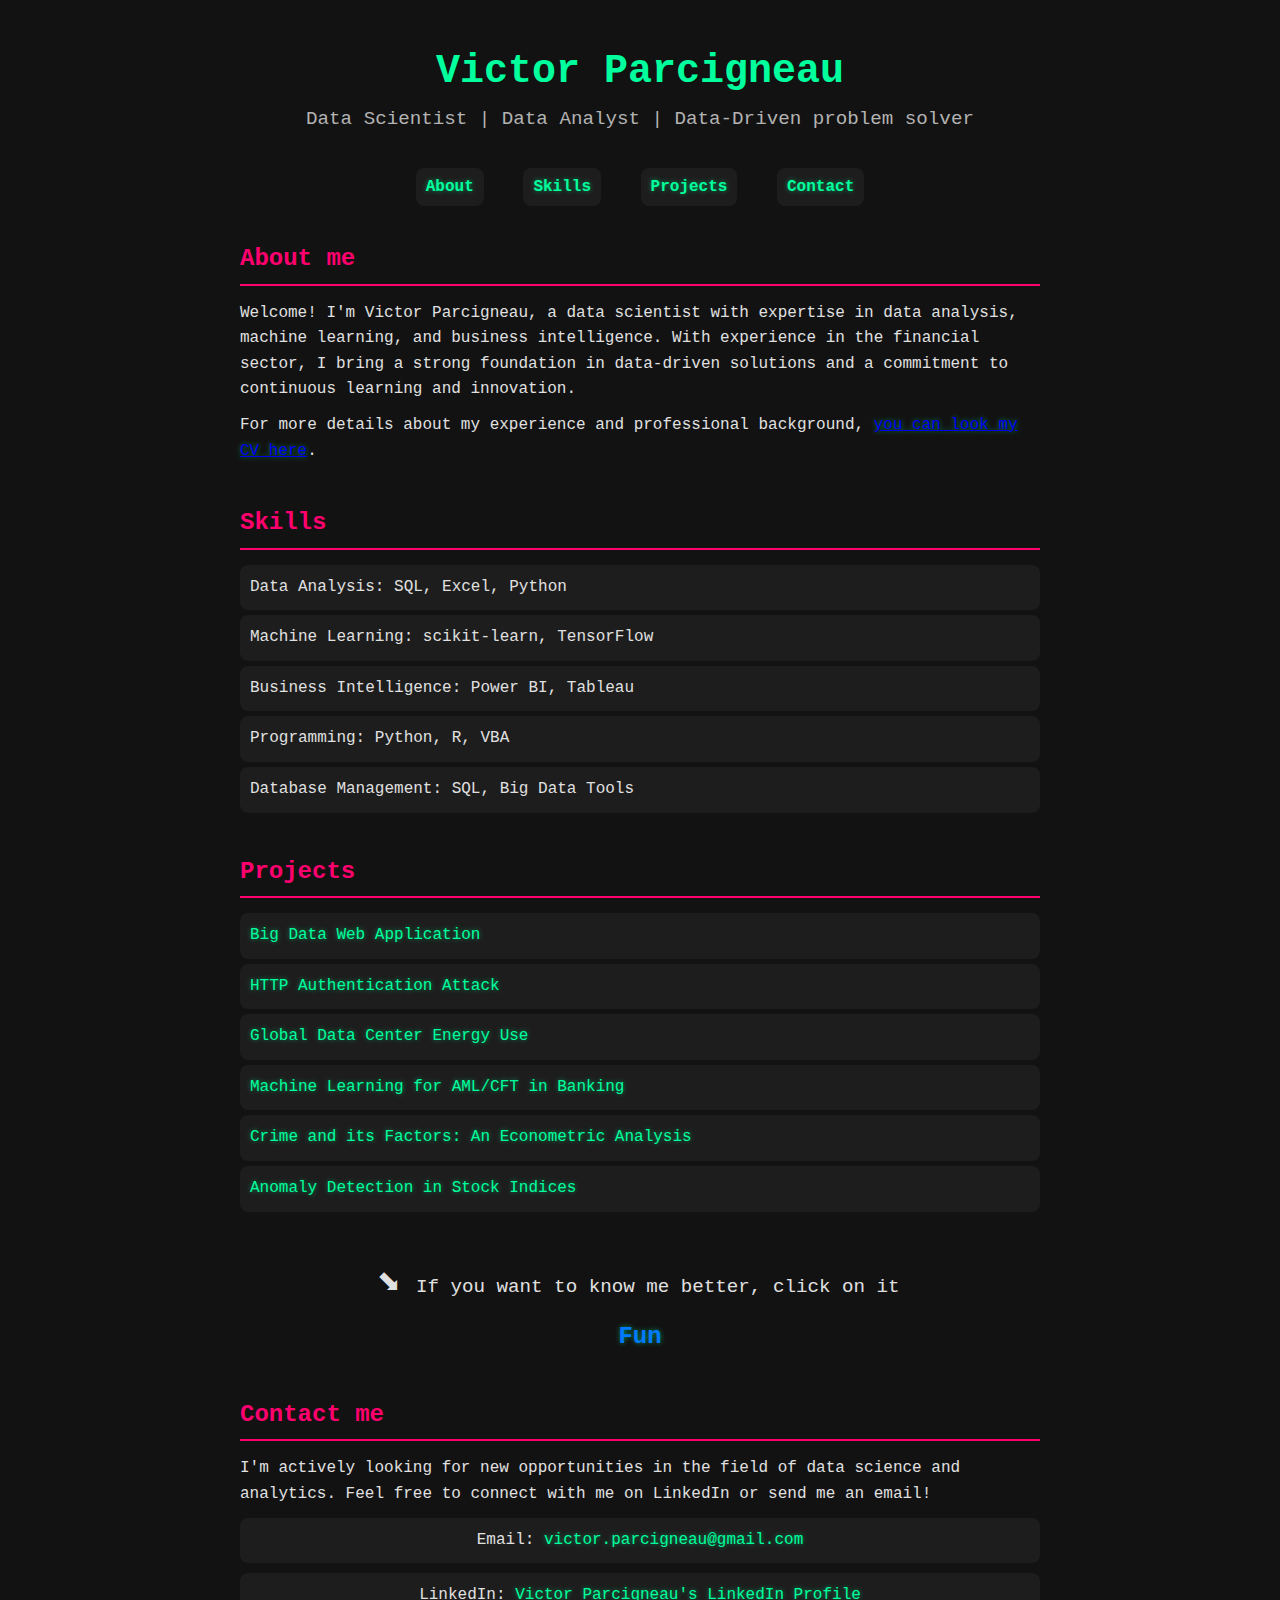
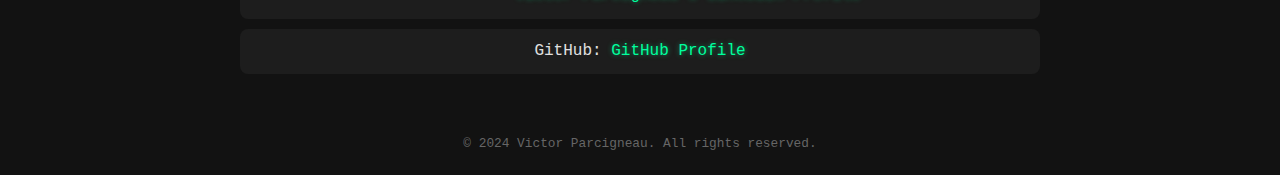
<file: index.html>
<!DOCTYPE html>
<html lang="en">
<head>
    <meta charset="UTF-8">
    <meta name="viewport" content="width=device-width, initial-scale=1.0">
    <title>Victor Parcigneau - Data Scientist</title>
    <link rel="stylesheet" href="styles.css"> <!-- Link to external CSS -->
</head>
<body>
    <!-- Header Section -->
    <header>
        <h1>Victor Parcigneau</h1>
        <p>Data Scientist | Data Analyst | Data-Driven problem solver</p>
    </header>

    <!-- Navigation Links -->
    <nav>
        <ul>
            <li><a href="#about">About</a></li>
            <li><a href="#skills">Skills</a></li>
            <li><a href="#projects">Projects</a></li>
            <li><a href="#contact">Contact</a></li>
        </ul>
    </nav>

    <!-- About Section -->
    <section id="about">
        <h2>About me</h2>
        <p>Welcome! I'm Victor Parcigneau, a data scientist with expertise in data analysis, machine learning, and business intelligence. With experience in the financial sector, I bring a strong foundation in data-driven solutions and a commitment to continuous learning and innovation.</p>
        <p>For more details about my experience and professional background, <a href="CV.html" target="_blank">you can look my CV here</a>.</p>
    </section>

    <!-- Skills Section -->
    <section id="skills">
        <h2>Skills</h2>
        <ul>
            <li>Data Analysis: SQL, Excel, Python</li>
            <li>Machine Learning: scikit-learn, TensorFlow</li>
            <li>Business Intelligence: Power BI, Tableau</li>
            <li>Programming: Python, R, VBA</li>
            <li>Database Management: SQL, Big Data Tools</li>
        </ul>
    </section>

    <!-- Projects Section -->
    <section id="projects">
        <h2>Projects</h2>
        <ul>
            <li><a href="https://github.com/sergeenbois/Page/raw/ressource/pdfs/big-data-web-app.pdf" target="_blank">Big Data Web Application</a></li>
            <li><a href="https://github.com/sergeenbois/Page/raw/ressource/pdfs/http-auth-attack.pdf" target="_blank">HTTP Authentication Attack</a></li>
            <li><a href="https://github.com/sergeenbois/Page/raw/ressource/pdfs/data-center-energy.pdf" target="_blank">Global Data Center Energy Use</a></li>
            <li><a href="https://github.com/sergeenbois/Page/raw/ressource/pdfs/ml-aml-ft-banking.pdf" target="_blank">Machine Learning for AML/CFT in Banking</a></li>
            <li><a href="https://github.com/sergeenbois/Page/raw/ressource/pdfs/crime-econometrics.pdf" target="_blank">Crime and its Factors: An Econometric Analysis</a></li>
            <li><a href="https://github.com/sergeenbois/Page/raw/ressource/pdfs/stock-index-anomaly-detection.pdf" target="_blank">Anomaly Detection in Stock Indices</a></li>
        </ul>
    </section>
    
    <!-- Fun Section -->
    <section id="fun-section" style="display: flex; justify-content: center; align-items: center; flex-direction: column; text-align: center; margin-top: 20px; margin-bottom: 20px;">
        <p style="font-size: 1.2em; margin-bottom: 10px;">
            <span style="display: inline-block; transform: rotate(-45deg); font-size: 1.5em;">⬇</span> 
            If you want to know me better, click on it
        </p>
        <a href="passion.html" style="font-size: 1.5em; color: #007BFF; text-decoration: none; font-weight: bold;">
            Fun
        </a>
    </section>





    
    <!-- Contact Section -->
    <section id="contact">
        <h2>Contact me</h2>
        <p>I'm actively looking for new opportunities in the field of data science and analytics. Feel free to connect with me on LinkedIn or send me an email!</p>
        <ul>
            <li>Email: <a href="mailto:victor.parcigneau@gmail.com">victor.parcigneau@gmail.com</a></li>
            <li>LinkedIn: <a href="https://www.linkedin.com/in/victor-parcigneau-7932a8176/">Victor Parcigneau's LinkedIn Profile</a></li>
            <li>GitHub: <a href="https://github.com/sergeenbois">GitHub Profile</a></li>
        </ul>
    </section>

    <!-- Footer -->
    <footer>
        <p>&copy; 2024 Victor Parcigneau. All rights reserved.</p>
    </footer>
</body>
</html>
</file>
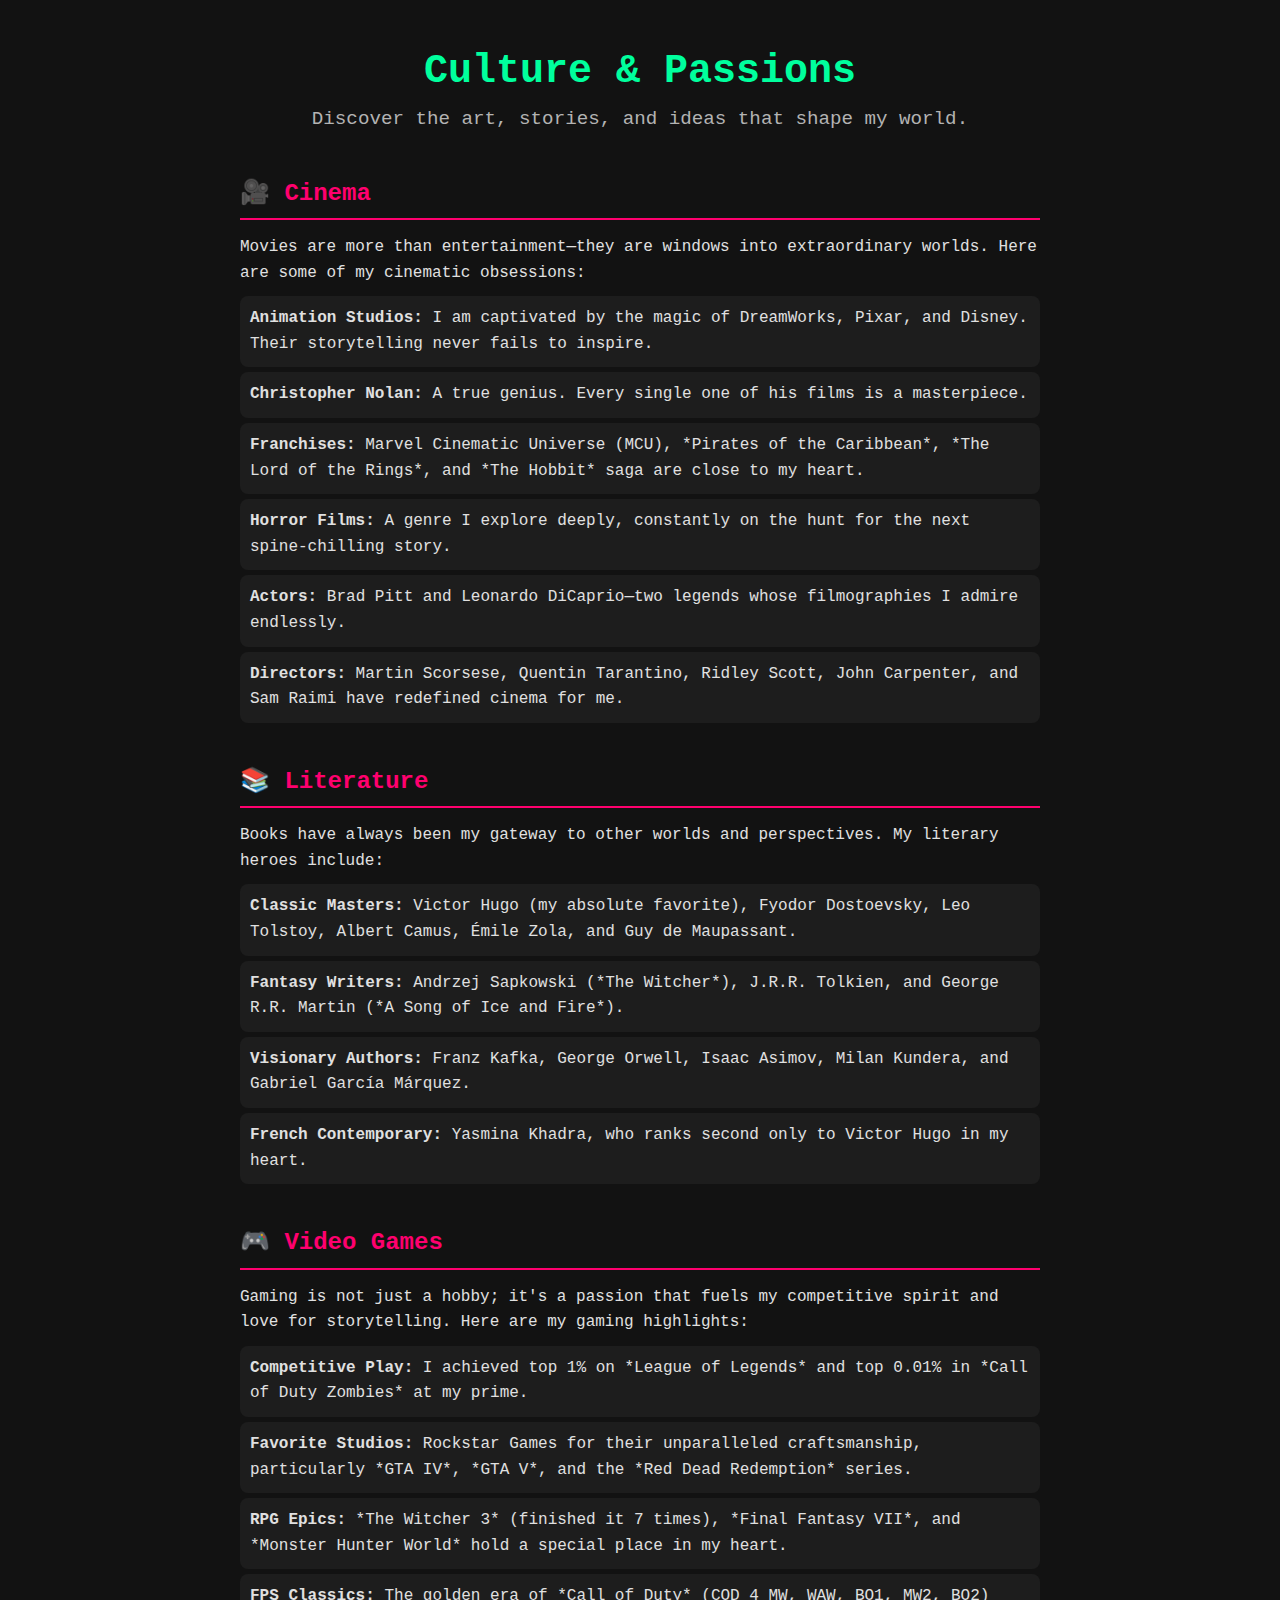
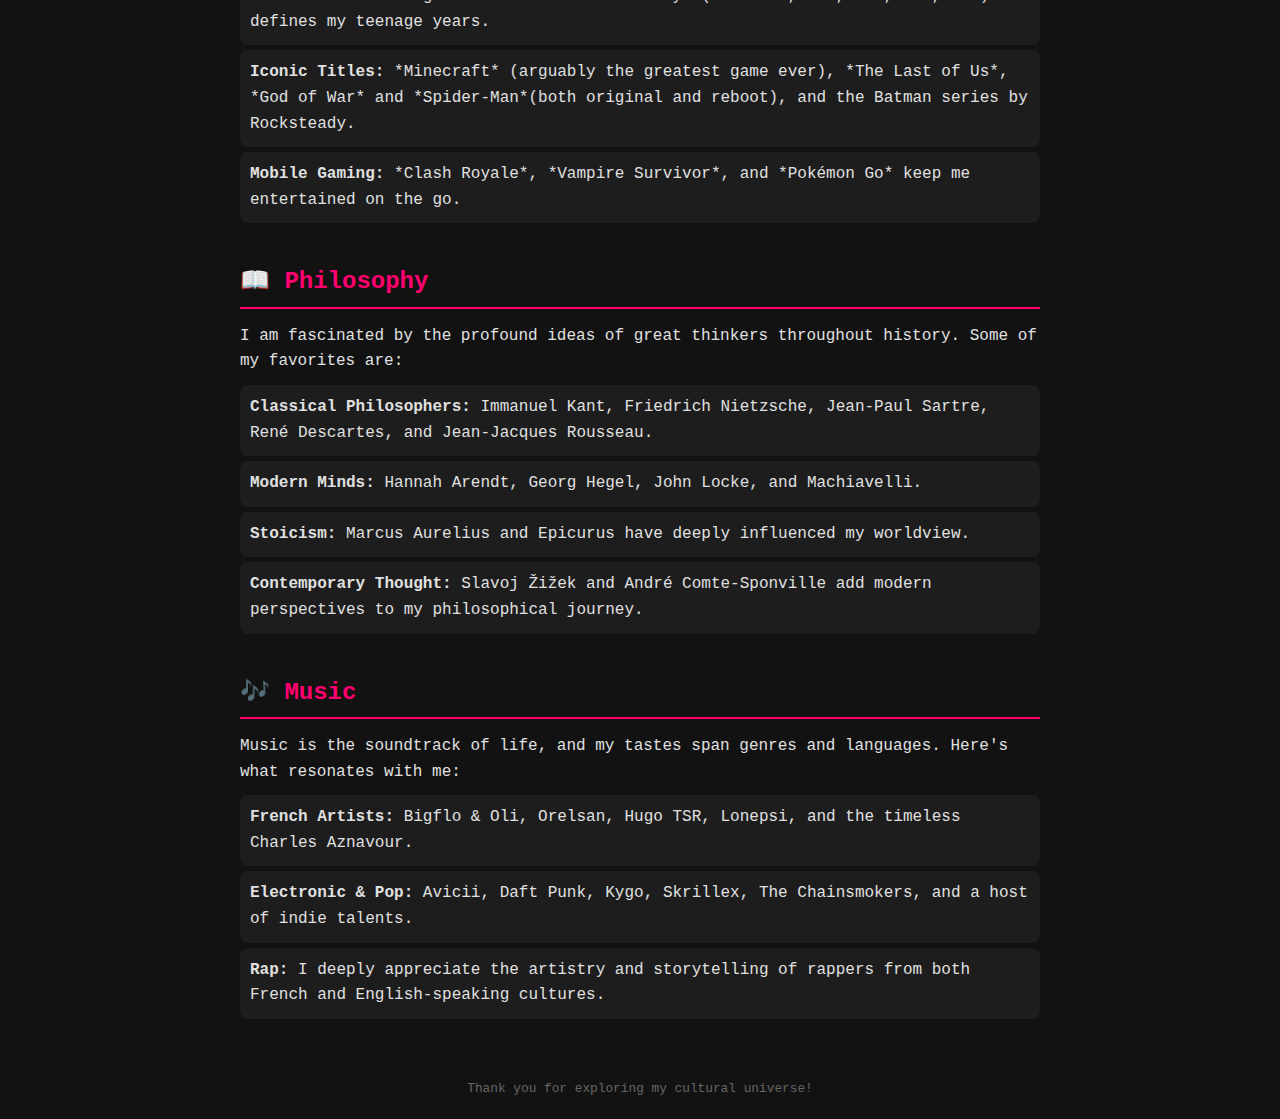
<file: culture.html>
<!DOCTYPE html>
<html lang="en">
<head>
    <meta charset="UTF-8">
    <meta name="viewport" content="width=device-width, initial-scale=1.0">
    <title>Culture & Passions</title>
    <link rel="stylesheet" href="styles.css">
</head>
<body>
    <header>
        <h1>Culture & Passions</h1>
        <p>Discover the art, stories, and ideas that shape my world.</p>
    </header>

    <section>
        <h2>🎥 Cinema</h2>
        <p>Movies are more than entertainment—they are windows into extraordinary worlds. Here are some of my cinematic obsessions:</p>
        <ul>
            <li><strong>Animation Studios:</strong> I am captivated by the magic of DreamWorks, Pixar, and Disney. Their storytelling never fails to inspire.</li>
            <li><strong>Christopher Nolan:</strong> A true genius. Every single one of his films is a masterpiece.</li>
            <li><strong>Franchises:</strong> Marvel Cinematic Universe (MCU), *Pirates of the Caribbean*, *The Lord of the Rings*, and *The Hobbit* saga are close to my heart.</li>
            <li><strong>Horror Films:</strong> A genre I explore deeply, constantly on the hunt for the next spine-chilling story.</li>
            <li><strong>Actors:</strong> Brad Pitt and Leonardo DiCaprio—two legends whose filmographies I admire endlessly.</li>
            <li><strong>Directors:</strong> Martin Scorsese, Quentin Tarantino, Ridley Scott, John Carpenter, and Sam Raimi have redefined cinema for me.</li>
        </ul>
    </section>

    <section>
        <h2>📚 Literature</h2>
        <p>Books have always been my gateway to other worlds and perspectives. My literary heroes include:</p>
        <ul>
            <li><strong>Classic Masters:</strong> Victor Hugo (my absolute favorite), Fyodor Dostoevsky, Leo Tolstoy, Albert Camus, Émile Zola, and Guy de Maupassant.</li>
            <li><strong>Fantasy Writers:</strong> Andrzej Sapkowski (*The Witcher*), J.R.R. Tolkien, and George R.R. Martin (*A Song of Ice and Fire*).</li>
            <li><strong>Visionary Authors:</strong> Franz Kafka, George Orwell, Isaac Asimov, Milan Kundera, and Gabriel García Márquez.</li>
            <li><strong>French Contemporary:</strong> Yasmina Khadra, who ranks second only to Victor Hugo in my heart.</li>
        </ul>
    </section>

    <section>
        <h2>🎮 Video Games</h2>
        <p>Gaming is not just a hobby; it's a passion that fuels my competitive spirit and love for storytelling. Here are my gaming highlights:</p>
        <ul>
            <li><strong>Competitive Play:</strong> I achieved top 1% on *League of Legends* and top 0.01% in *Call of Duty Zombies* at my prime.</li>
            <li><strong>Favorite Studios:</strong> Rockstar Games for their unparalleled craftsmanship, particularly *GTA IV*, *GTA V*, and the *Red Dead Redemption* series.</li>
            <li><strong>RPG Epics:</strong> *The Witcher 3* (finished it 7 times), *Final Fantasy VII*, and *Monster Hunter World* hold a special place in my heart.</li>
            <li><strong>FPS Classics:</strong> The golden era of *Call of Duty* (COD 4 MW, WAW, BO1, MW2, BO2) defines my teenage years.</li>
            <li><strong>Iconic Titles:</strong> *Minecraft* (arguably the greatest game ever), *The Last of Us*, *God of War* and *Spider-Man*(both original and reboot), and the Batman series by Rocksteady.</li>
            <li><strong>Mobile Gaming:</strong> *Clash Royale*, *Vampire Survivor*, and *Pokémon Go* keep me entertained on the go.</li>
        </ul>
    </section>

    <section>
        <h2>📖 Philosophy</h2>
        <p>I am fascinated by the profound ideas of great thinkers throughout history. Some of my favorites are:</p>
        <ul>
            <li><strong>Classical Philosophers:</strong> Immanuel Kant, Friedrich Nietzsche, Jean-Paul Sartre, René Descartes, and Jean-Jacques Rousseau.</li>
            <li><strong>Modern Minds:</strong> Hannah Arendt, Georg Hegel, John Locke, and Machiavelli.</li>
            <li><strong>Stoicism:</strong> Marcus Aurelius and Epicurus have deeply influenced my worldview.</li>
            <li><strong>Contemporary Thought:</strong> Slavoj Žižek and André Comte-Sponville add modern perspectives to my philosophical journey.</li>
        </ul>
    </section>

    <section>
        <h2>🎶 Music</h2>
        <p>Music is the soundtrack of life, and my tastes span genres and languages. Here's what resonates with me:</p>
        <ul>
            <li><strong>French Artists:</strong> Bigflo & Oli, Orelsan, Hugo TSR, Lonepsi, and the timeless Charles Aznavour.</li>
            <li><strong>Electronic & Pop:</strong> Avicii, Daft Punk, Kygo, Skrillex, The Chainsmokers, and a host of indie talents.</li>
            <li><strong>Rap:</strong> I deeply appreciate the artistry and storytelling of rappers from both French and English-speaking cultures.</li>
        </ul>
    </section>

    <footer>
        <p>Thank you for exploring my cultural universe!</p>
    </footer>
</body>
</html>
</file>
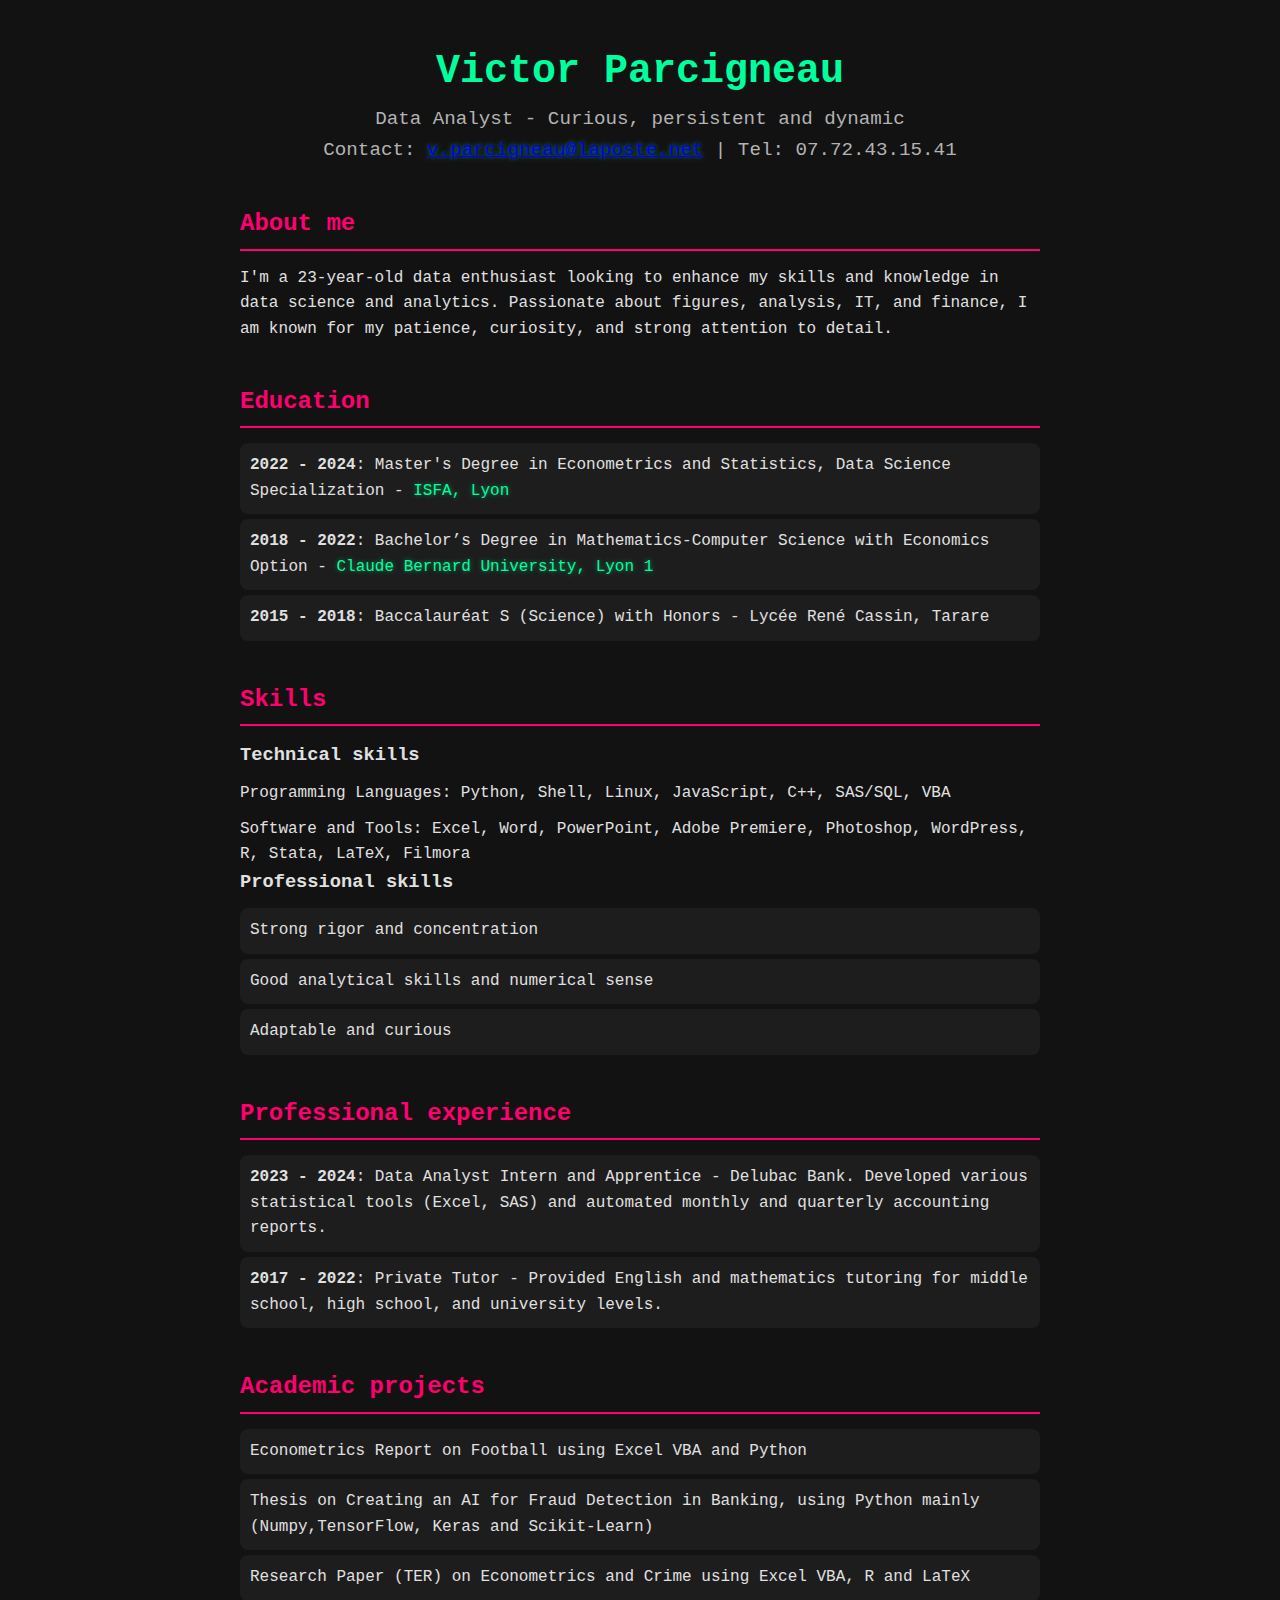
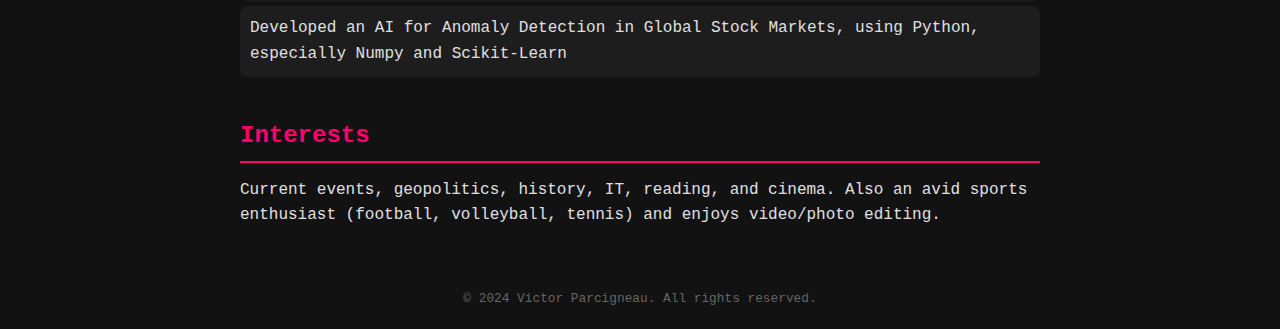
<file: CV.html>
<!DOCTYPE html>
<html lang="en">
<head>
    <meta charset="UTF-8">
    <meta name="viewport" content="width=device-width, initial-scale=1.0">
    <title>Victor Parcigneau - Data Analyst</title>
    <link rel="stylesheet" href="styles.css">
</head>
<body>

    <header>
        <h1>Victor Parcigneau</h1>
        <p>Data Analyst - Curious, persistent and dynamic</p>
        <p>Contact: <a href="mailto:v.parcigneau@laposte.net">v.parcigneau@laposte.net</a> | Tel: 07.72.43.15.41</p>
    </header>

    <section id="about">
        <h2>About me</h2>
        <p>I'm a 23-year-old data enthusiast looking to enhance my skills and knowledge in data science and analytics. Passionate about figures, analysis, IT, and finance, I am known for my patience, curiosity, and strong attention to detail.</p>
    </section>

    <section id="education">
        <h2>Education</h2>
        <ul>
            <li><strong>2022 - 2024</strong>: 
                Master's Degree in Econometrics and Statistics, 
                Data Science Specialization - 
                <a href="https://isfa.univ-lyon1.fr/" target="_blank" rel="noopener noreferrer">ISFA, Lyon</a>
            </li>
            <li><strong>2018 - 2022</strong>: 
                Bachelor’s Degree in Mathematics-Computer Science with Economics Option - 
                <a href="https://www.univ-lyon1.fr/" target="_blank" rel="noopener noreferrer">Claude Bernard University, Lyon 1</a>
            </li>
            <li><strong>2015 - 2018</strong>: 
                Baccalauréat S (Science) with Honors - Lycée René Cassin, Tarare
            </li>
        </ul>
    </section>


    <section id="skills">
        <h2>Skills</h2>
        <h3>Technical skills</h3>
        <p>Programming Languages: Python, Shell, Linux, JavaScript, C++, SAS/SQL, VBA</p>
        <p>Software and Tools: Excel, Word, PowerPoint, Adobe Premiere, Photoshop, WordPress, R, Stata, LaTeX, Filmora</p>

        <h3>Professional skills</h3>
        <ul>
            <li>Strong rigor and concentration</li>
            <li>Good analytical skills and numerical sense</li>
            <li>Adaptable and curious</li>
        </ul>
    </section>

    <section id="experience">
        <h2>Professional experience</h2>
        <ul>
            <li><strong>2023 - 2024</strong>: Data Analyst Intern and Apprentice - Delubac Bank. Developed various statistical tools (Excel, SAS) and automated monthly and quarterly accounting reports.</li>
            <li><strong>2017 - 2022</strong>: Private Tutor - Provided English and mathematics tutoring for middle school, high school, and university levels.</li>
        </ul>
    </section>

    <section id="projects">
        <h2>Academic projects</h2>
        <ul>
            <li>Econometrics Report on Football using Excel VBA and Python</li>
            <li>Thesis on Creating an AI for Fraud Detection in Banking, using Python mainly (Numpy,TensorFlow, Keras and Scikit-Learn)</li>
            <li>Research Paper (TER) on Econometrics and Crime using Excel VBA, R and LaTeX</li>
            <li>Developed an AI for Anomaly Detection in Global Stock Markets, using Python, especially Numpy and Scikit-Learn </li>
        </ul>
    </section>

    <section id="interests">
        <h2>Interests</h2>
        <p>Current events, geopolitics, history, IT, reading, and cinema. Also an avid sports enthusiast (football, volleyball, tennis) and enjoys video/photo editing.</p>
    </section>

    <footer>
        <p>&copy; 2024 Victor Parcigneau. All rights reserved.</p>
    </footer>

</body>
</html>
</file>
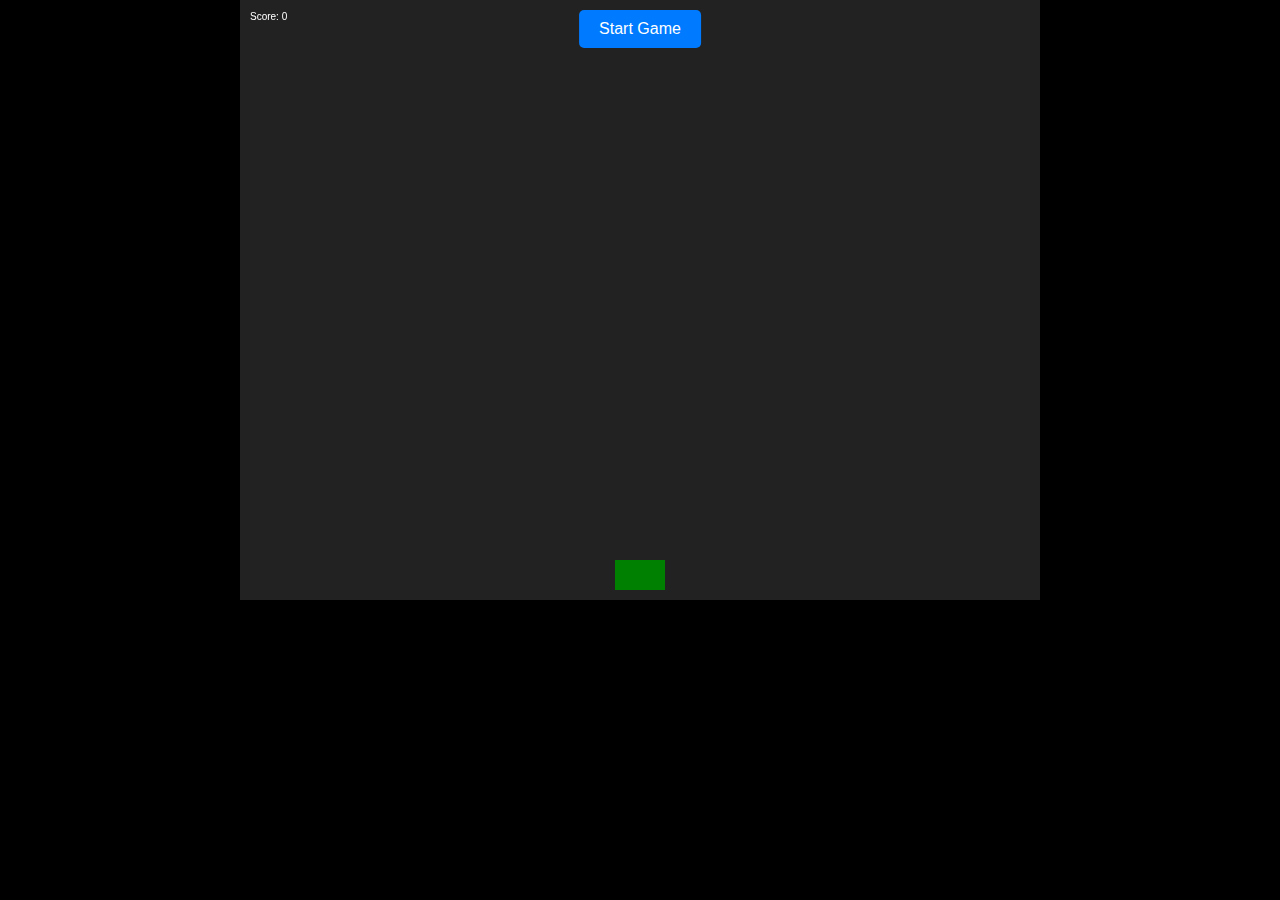
<file: game.html>
<!DOCTYPE html>
<html lang="en">
<head>
    <meta charset="UTF-8">
    <meta name="viewport" content="width=device-width, initial-scale=1.0">
    <title>Space Invader-like Game</title>
    <style>
        body {
            text-align: center;
            margin: 0;
            padding: 0;
            background-color: #000;
        }
        canvas {
            background-color: #222;
            display: block;
            margin: 0 auto;
        }
        #game-container {
            position: relative;
            width: 100%;
            height: 100vh;
            overflow: hidden;
        }
        button {
            position: absolute;
            top: 10px;
            left: 50%;
            transform: translateX(-50%);
            font-size: 16px;
            padding: 10px 20px;
            background-color: #007BFF;
            color: white;
            border: none;
            border-radius: 5px;
            cursor: pointer;
        }
    </style>
</head>
<body>

<div id="game-container">
    <canvas id="gameCanvas" width="800" height="600"></canvas>
    <button onclick="startGame()">Start Game</button>
</div>

<script>
// Game variables
let canvas = document.getElementById('gameCanvas');
let ctx = canvas.getContext('2d');
let player, bullets = [], enemies = [];
let leftPressed = false, rightPressed = false, spacePressed = false;
let score = 0;
let gameInterval, enemyInterval;

// Player setup
function Player() {
    this.width = 50;
    this.height = 30;
    this.x = canvas.width / 2 - this.width / 2;
    this.speed = 5;
    this.draw = function() {
        ctx.fillStyle = 'green';
        ctx.fillRect(this.x, canvas.height - this.height - 10, this.width, this.height);
    };
    this.move = function() {
        if (leftPressed && this.x > 0) this.x -= this.speed;
        if (rightPressed && this.x < canvas.width - this.width) this.x += this.speed;
    };
}

// Bullet setup
function Bullet(x, y) {
    this.x = x;
    this.y = y;
    this.width = 5;
    this.height = 10;
    this.speed = 3;
    this.draw = function() {
        ctx.fillStyle = 'white';
        ctx.fillRect(this.x, this.y, this.width, this.height);
    };
    this.move = function() {
        this.y -= this.speed;
    };
}

// Enemy setup
function Enemy(x, y) {
    this.x = x;
    this.y = y;
    this.width = 40;
    this.height = 30;
    this.speed = 1;
    this.draw = function() {
        ctx.fillStyle = 'red';
        ctx.fillRect(this.x, this.y, this.width, this.height);
    };
    this.move = function() {
        this.y += this.speed;
    };
}

// Start the game
function startGame() {
    player = new Player();
    bullets = [];
    enemies = [];
    score = 0;

    // Game loop
    gameInterval = setInterval(gameLoop, 1000 / 60);

    // Enemy spawn interval
    enemyInterval = setInterval(spawnEnemy, 1000);
}

// Game loop
function gameLoop() {
    ctx.clearRect(0, 0, canvas.width, canvas.height);

    // Move and draw player
    player.move();
    player.draw();

    // Move and draw bullets
    bullets.forEach(function(bullet, index) {
        bullet.move();
        bullet.draw();

        // Check for bullet collision with enemies
        enemies.forEach(function(enemy, enemyIndex) {
            if (bullet.x < enemy.x + enemy.width && bullet.x + bullet.width > enemy.x &&
                bullet.y < enemy.y + enemy.height && bullet.y + bullet.height > enemy.y) {
                enemies.splice(enemyIndex, 1);
                bullets.splice(index, 1);
                score++;
            }
        });

        // Remove bullets out of bounds
        if (bullet.y < 0) bullets.splice(index, 1);
    });

    // Move and draw enemies
    enemies.forEach(function(enemy) {
        enemy.move();
        enemy.draw();
        if (enemy.y > canvas.height) {
            gameOver();
        }
    });

    // Draw score
    ctx.fillStyle = 'white';
    ctx.fillText('Score: ' + score, 10, 20);
}

// Spawn enemies
function spawnEnemy() {
    let enemyX = Math.random() * (canvas.width - 40);
    enemies.push(new Enemy(enemyX, 0));
}

// Handle key presses
document.addEventListener('keydown', function(e) {
    if (e.key === 'ArrowLeft') leftPressed = true;
    if (e.key === 'ArrowRight') rightPressed = true;
    if (e.key === ' ') spacePressed = true;
});

document.addEventListener('keyup', function(e) {
    if (e.key === 'ArrowLeft') leftPressed = false;
    if (e.key === 'ArrowRight') rightPressed = false;
    if (e.key === ' ') spacePressed = false;
});

// Shoot bullets
function shoot() {
    let bullet = new Bullet(player.x + player.width / 2 - 2.5, canvas.height - player.height - 20);
    bullets.push(bullet);
}

// Game over
function gameOver() {
    clearInterval(gameInterval);
    clearInterval(enemyInterval);
    alert('Game Over! Your score: ' + score);
}

// Shoot every time space is pressed
setInterval(function() {
    if (spacePressed) shoot();
}, 100);

// Start the game when the page loads
window.onload = startGame;
</script>
</body>
</html>
</file>
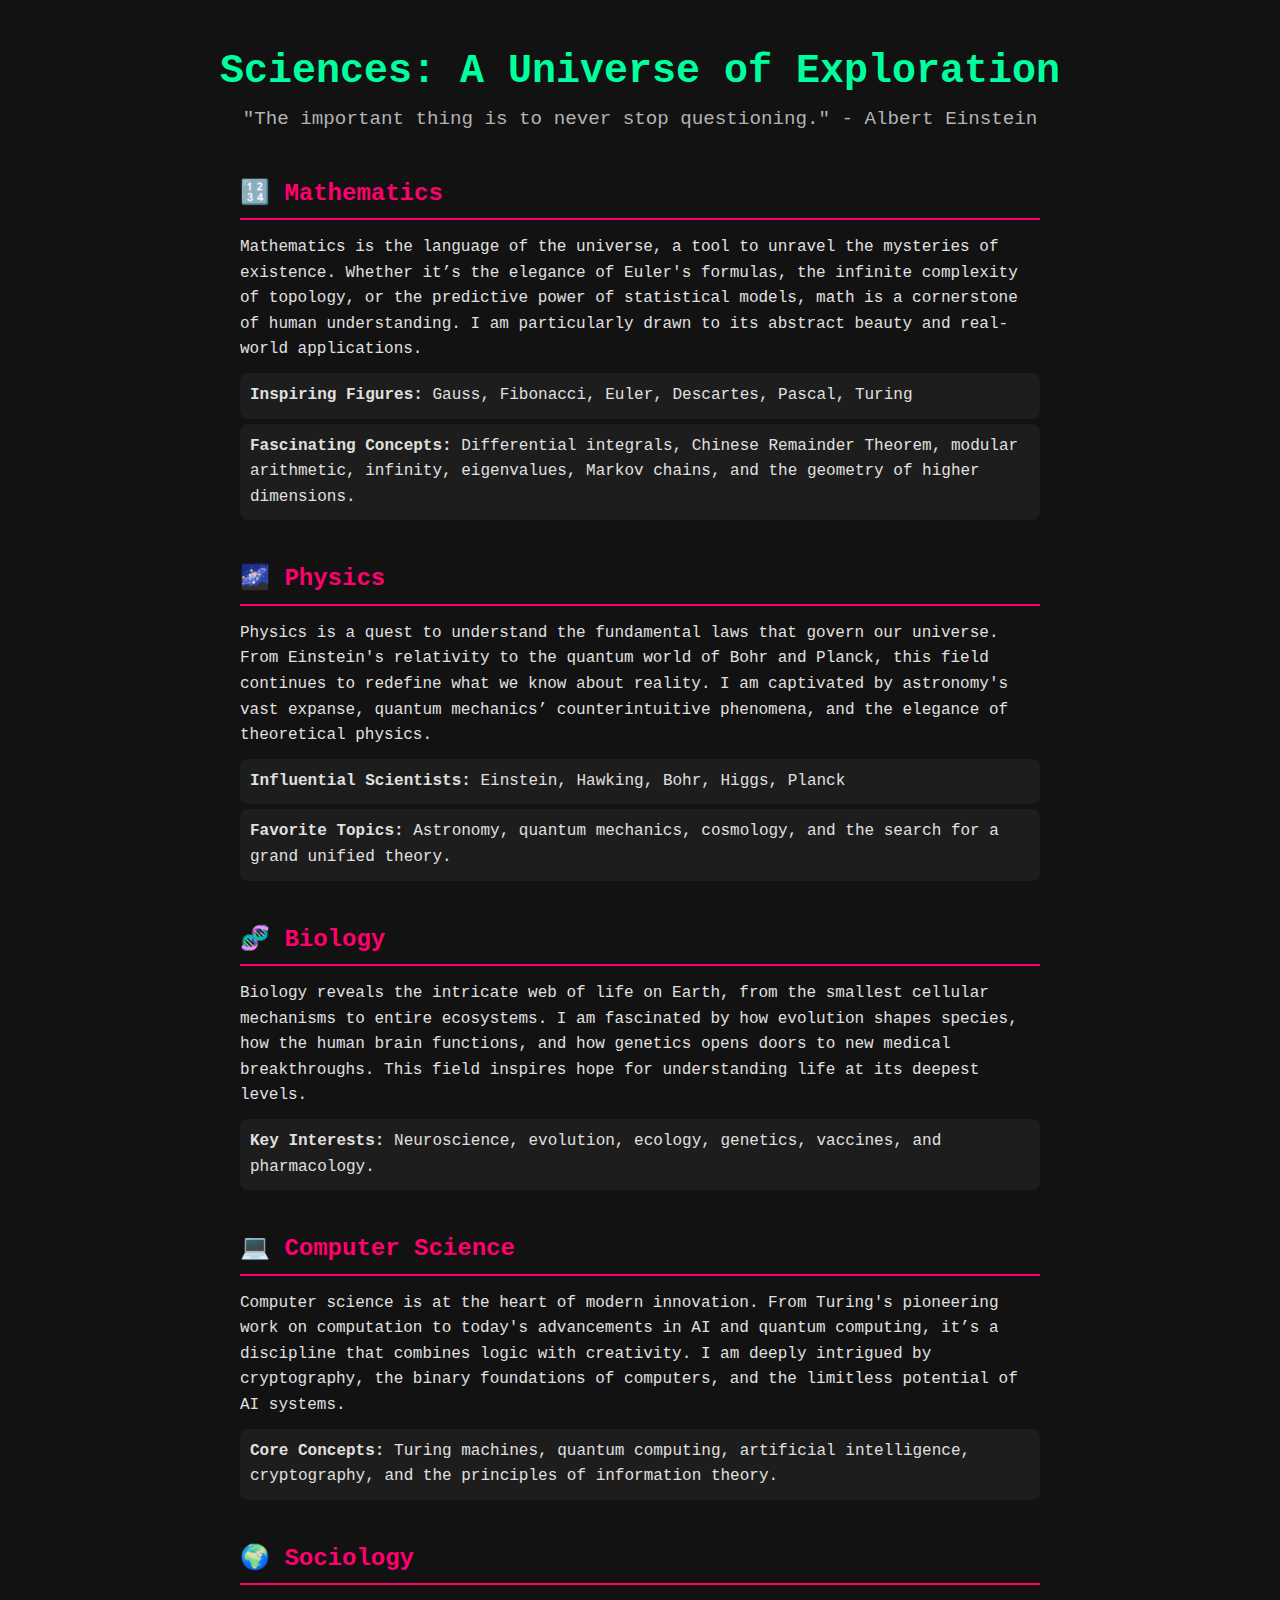
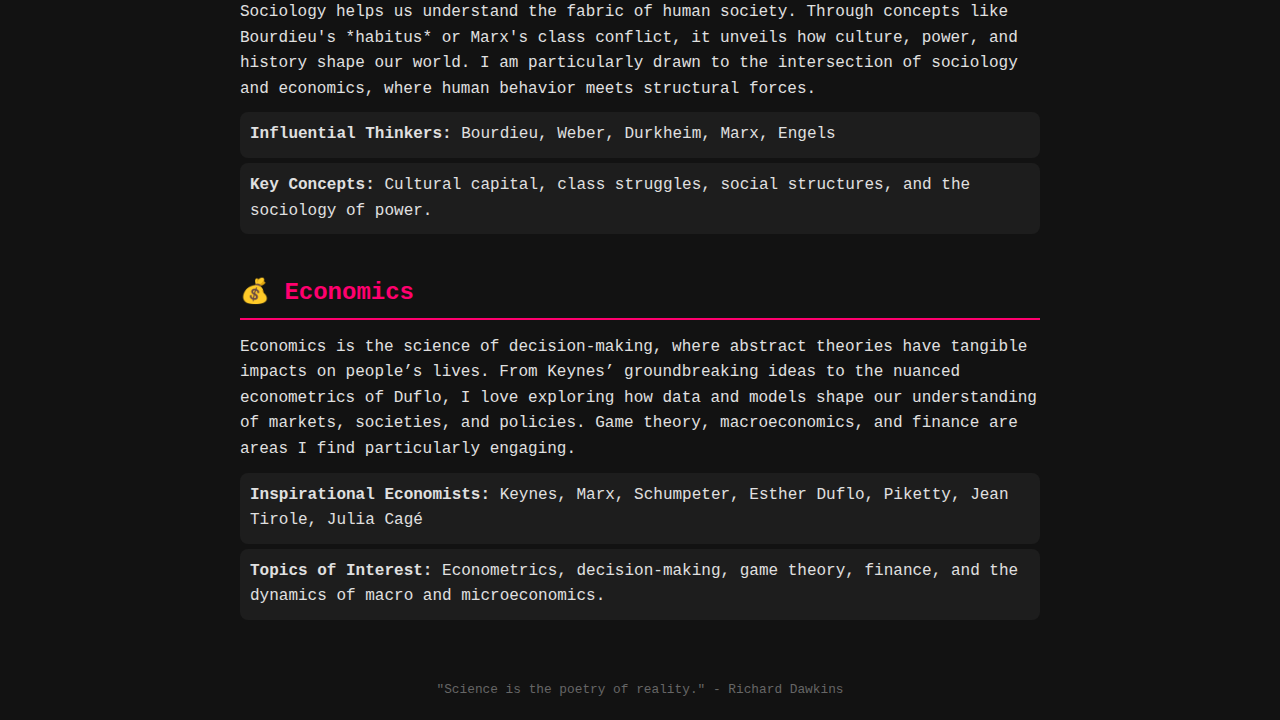
<file: sciences.html>
<!DOCTYPE html>
<html lang="en">
<head>
    <meta charset="UTF-8">
    <meta name="viewport" content="width=device-width, initial-scale=1.0">
    <title>Passion for Sciences</title>
    <link rel="stylesheet" href="styles.css">
</head>
<body>
    <header>
        <h1>Sciences: A Universe of Exploration</h1>
        <p>"The important thing is to never stop questioning." - Albert Einstein</p>
    </header>

    <main>
        <section>
            <h2>🔢 Mathematics</h2>
            <p>
                Mathematics is the language of the universe, a tool to unravel the mysteries of existence. 
                Whether it’s the elegance of Euler's formulas, the infinite complexity of topology, or the predictive power of statistical models, 
                math is a cornerstone of human understanding. 
                I am particularly drawn to its abstract beauty and real-world applications.
            </p>
            <ul>
                <li><strong>Inspiring Figures:</strong> Gauss, Fibonacci, Euler, Descartes, Pascal, Turing</li>
                <li><strong>Fascinating Concepts:</strong> Differential integrals, Chinese Remainder Theorem, modular arithmetic, infinity, eigenvalues, Markov chains, and the geometry of higher dimensions.</li>
            </ul>
        </section>

        <section>
            <h2>🌌 Physics</h2>
            <p>
                Physics is a quest to understand the fundamental laws that govern our universe. 
                From Einstein's relativity to the quantum world of Bohr and Planck, this field continues to redefine what we know about reality. 
                I am captivated by astronomy's vast expanse, quantum mechanics’ counterintuitive phenomena, and the elegance of theoretical physics.
            </p>
            <ul>
                <li><strong>Influential Scientists:</strong> Einstein, Hawking, Bohr, Higgs, Planck</li>
                <li><strong>Favorite Topics:</strong> Astronomy, quantum mechanics, cosmology, and the search for a grand unified theory.</li>
            </ul>
        </section>

        <section>
            <h2>🧬 Biology</h2>
            <p>
                Biology reveals the intricate web of life on Earth, from the smallest cellular mechanisms to entire ecosystems. 
                I am fascinated by how evolution shapes species, how the human brain functions, and how genetics opens doors to new medical breakthroughs. 
                This field inspires hope for understanding life at its deepest levels.
            </p>
            <ul>
                <li><strong>Key Interests:</strong> Neuroscience, evolution, ecology, genetics, vaccines, and pharmacology.</li>
            </ul>
        </section>

        <section>
            <h2>💻 Computer Science</h2>
            <p>
                Computer science is at the heart of modern innovation. 
                From Turing's pioneering work on computation to today's advancements in AI and quantum computing, 
                it’s a discipline that combines logic with creativity. 
                I am deeply intrigued by cryptography, the binary foundations of computers, and the limitless potential of AI systems.
            </p>
            <ul>
                <li><strong>Core Concepts:</strong> Turing machines, quantum computing, artificial intelligence, cryptography, and the principles of information theory.</li>
            </ul>
        </section>

        <section>
            <h2>🌍 Sociology</h2>
            <p>
                Sociology helps us understand the fabric of human society. 
                Through concepts like Bourdieu's *habitus* or Marx's class conflict, 
                it unveils how culture, power, and history shape our world. 
                I am particularly drawn to the intersection of sociology and economics, where human behavior meets structural forces.
            </p>
            <ul>
                <li><strong>Influential Thinkers:</strong> Bourdieu, Weber, Durkheim, Marx, Engels</li>
                <li><strong>Key Concepts:</strong> Cultural capital, class struggles, social structures, and the sociology of power.</li>
            </ul>
        </section>

        <section>
            <h2>💰 Economics</h2>
            <p>
                Economics is the science of decision-making, where abstract theories have tangible impacts on people’s lives. 
                From Keynes’ groundbreaking ideas to the nuanced econometrics of Duflo, I love exploring how data and models shape our understanding of markets, societies, and policies. 
                Game theory, macroeconomics, and finance are areas I find particularly engaging.
            </p>
            <ul>
                <li><strong>Inspirational Economists:</strong> Keynes, Marx, Schumpeter, Esther Duflo, Piketty, Jean Tirole, Julia Cagé</li>
                <li><strong>Topics of Interest:</strong> Econometrics, decision-making, game theory, finance, and the dynamics of macro and microeconomics.</li>
            </ul>
        </section>
    </main>

    <footer>
        <p>"Science is the poetry of reality." - Richard Dawkins</p>
    </footer>
</body>
</html>
</file>
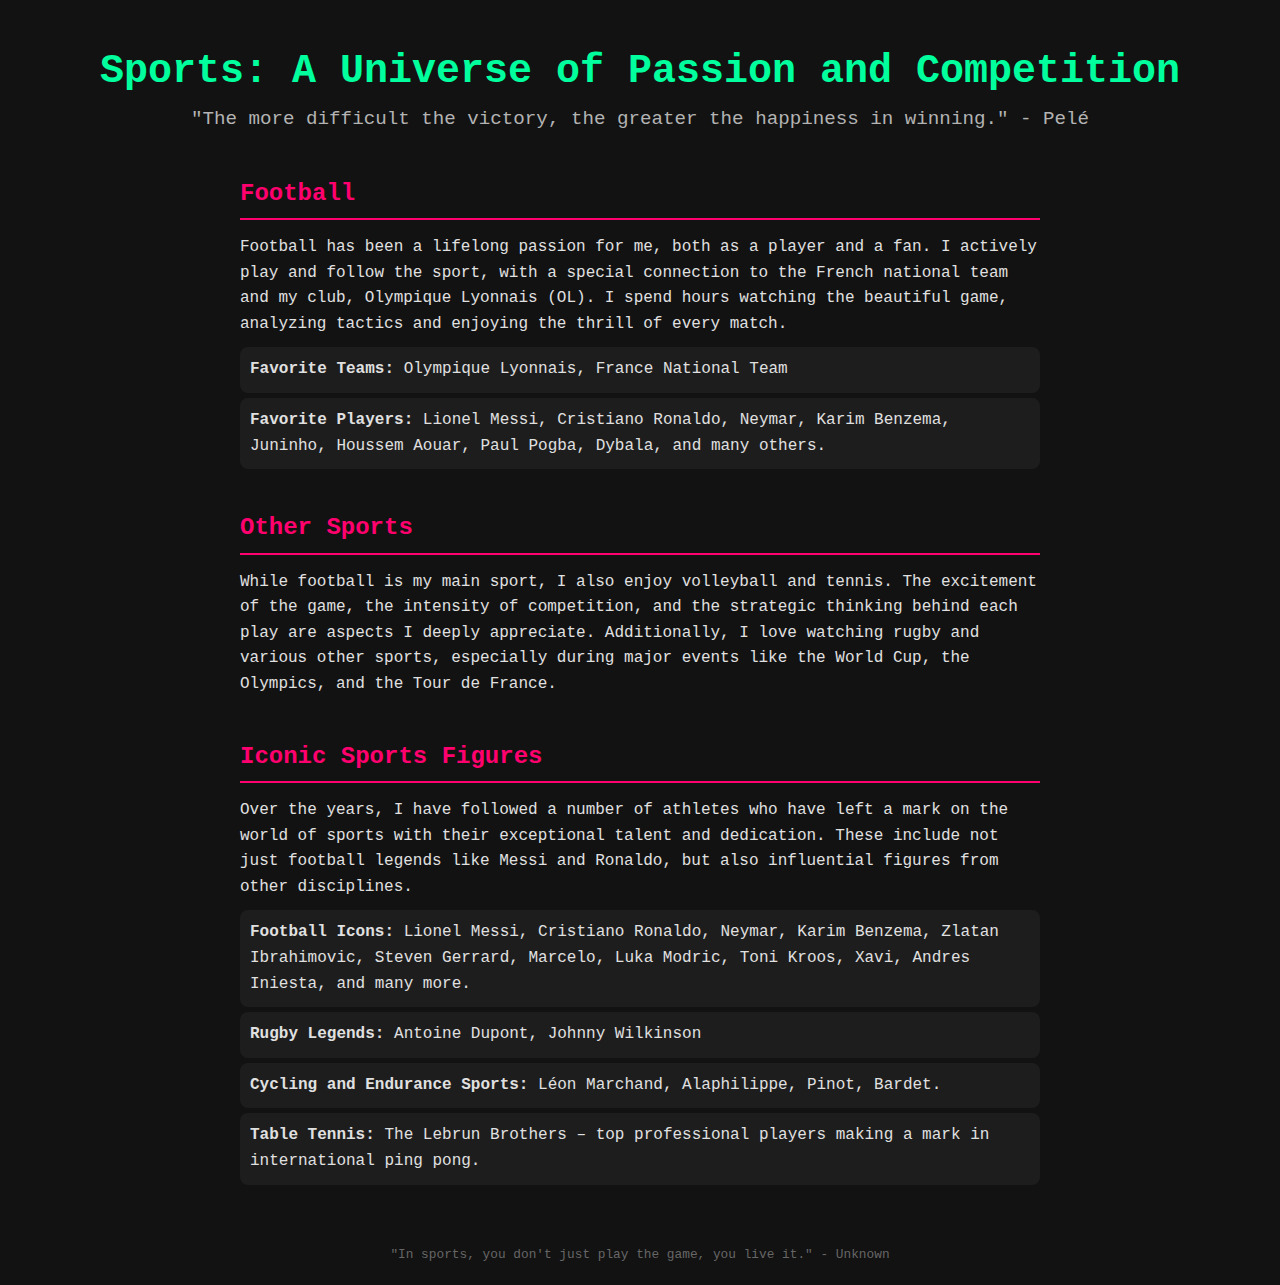
<file: sports.html>
<!DOCTYPE html>
<html lang="en">
<head>
    <meta charset="UTF-8">
    <meta name="viewport" content="width=device-width, initial-scale=1.0">
    <title>Sports: Passion and Competitiveness</title>
    <link rel="stylesheet" href="styles.css">
</head>
<body>
    <header>
        <h1>Sports: A Universe of Passion and Competition</h1>
        <p>"The more difficult the victory, the greater the happiness in winning." - Pelé</p>
    </header>

    <section>
        <h2>Football</h2>
        <p>
            Football has been a lifelong passion for me, both as a player and a fan. I actively play and follow the sport, with a special connection to the French national team and my club, Olympique Lyonnais (OL). 
            I spend hours watching the beautiful game, analyzing tactics and enjoying the thrill of every match.
        </p>
        <ul>
            <li><strong>Favorite Teams:</strong> Olympique Lyonnais, France National Team</li>
            <li><strong>Favorite Players:</strong> Lionel Messi, Cristiano Ronaldo, Neymar, Karim Benzema, Juninho, Houssem Aouar, Paul Pogba, Dybala, and many others.</li>
        </ul>
    </section>

    <section>
        <h2>Other Sports</h2>
        <p>
            While football is my main sport, I also enjoy volleyball and tennis. The excitement of the game, the intensity of competition, and the strategic thinking behind each play are aspects I deeply appreciate. 
            Additionally, I love watching rugby and various other sports, especially during major events like the World Cup, the Olympics, and the Tour de France.
        </p>
    </section>

    <section>
        <h2>Iconic Sports Figures</h2>
        <p>
            Over the years, I have followed a number of athletes who have left a mark on the world of sports with their exceptional talent and dedication. 
            These include not just football legends like Messi and Ronaldo, but also influential figures from other disciplines.
        </p>
        <ul>
            <li><strong>Football Icons:</strong> Lionel Messi, Cristiano Ronaldo, Neymar, Karim Benzema, Zlatan Ibrahimovic, Steven Gerrard, Marcelo, Luka Modric, Toni Kroos, Xavi, Andres Iniesta, and many more.</li>
            <li><strong>Rugby Legends:</strong> Antoine Dupont, Johnny Wilkinson</li>
            <li><strong>Cycling and Endurance Sports:</strong> Léon Marchand, Alaphilippe, Pinot, Bardet.</li>
            <li><strong>Table Tennis:</strong> The Lebrun Brothers – top professional players making a mark in international ping pong.</li>
        </ul>
    </section>

    <footer>
        <p>"In sports, you don't just play the game, you live it." - Unknown</p>
    </footer>
</body>
</html>
</file>
<file: styles.css>
/* Reset basic styles */
* {
    margin: 0;
    padding: 0;
    box-sizing: border-box;
}

/* Overall Body Style */
body {
    font-family: "Courier New", Courier, monospace; /* Console-like font */
    background-color: #121212; /* Dark background */
    color: #e0e0e0; /* Light text for contrast */
    line-height: 1.6;
    padding: 0 20px;
}

/* Header Section */
header {
    text-align: center;
    margin: 40px 0;
}

header h1 {
    font-size: 2.5em;
    color: #00ff9d; /* Neon green */
}

header p {
    font-size: 1.2em;
    color: #b3b3b3; /* Muted white */
}

/* Navigation */
nav ul {
    list-style-type: none;
    text-align: center;
    margin: 20px 0;
}

nav ul li {
    display: inline;
    margin: 0 15px;
}

nav ul li a {
    color: #00ff9d;
    text-decoration: none;
    font-weight: bold;
}

nav ul li a:hover {
    color: #ff006e; /* Neon pink on hover */
}

/* Sections Styling */
section {
    margin: 40px auto;
    max-width: 800px;
}

section h2 {
    color: #ff006e;
    border-bottom: 2px solid #ff006e;
    padding-bottom: 5px;
    margin-bottom: 15px;
}

section p, section ul {
    margin-top: 10px;
}

/* Skills and Projects List */
ul {
    list-style-type: none;
    padding: 0;
}

ul li {
    background: #1d1d1d;
    padding: 10px;
    margin: 5px 0;
    border-radius: 8px;
}

ul li a {
    color: #00ff9d;
    text-decoration: none;
}

ul li a:hover {
    color: #ff006e;
}

/* Contact Links */
#contact ul {
    list-style-type: none;
    text-align: center;
}

#contact ul li {
    margin: 10px 0;
}

#contact ul li a {
    color: #00ff9d;
    text-decoration: none;
}

#contact ul li a:hover {
    color: #ff006e;
}

/* Footer Styling */
footer {
    text-align: center;
    padding: 20px;
    font-size: 0.8em;
    color: #666666;
}

/* Hover Animations */
a {
    transition: color 0.3s ease;
}

/* Button and Link Glow Effect */
a, button {
    text-shadow: 0px 0px 5px rgba(0, 255, 157, 0.5); /* Neon green shadow */
}

a:hover, button:hover {
    text-shadow: 0px 0px 8px rgba(255, 0, 110, 0.8); /* Neon pink on hover */
}

/* Custom Scrollbar */
::-webkit-scrollbar {
    width: 8px;
}

::-webkit-scrollbar-track {
    background: #121212;
}

::-webkit-scrollbar-thumb {
    background: #ff006e; /* Scroll thumb in neon pink */
    border-radius: 8px;
}

::-webkit-scrollbar-thumb:hover {
    background: #00ff9d; /* Turns neon green on hover */
}

/* New Categories Section */
.container {
    display: flex;
    justify-content: space-around;
    margin: 50px 0;
}

.category {
    background-color: #1d1d1d;
    color: #e0e0e0; /* La couleur du texte suivie de styles.css */
    text-align: center;
    padding: 20px;
    border-radius: 10px;
    width: 30%;
    box-shadow: 0 4px 8px rgba(0, 0, 0, 0.2);
}

.category-img {
    width: 20%; /* Réduit encore plus la taille des images */
    height: auto;
    border-radius: 8px;
    margin-bottom: 15px;
}

.category h3 {
    font-size: 1.2em; /* Ajuste la taille pour que le texte soit plus petit */
    color: #00ff9d; /* Neon green (la couleur définie dans styles.css pour le titre) */
    margin: 10px 0;
}

.category p {
    font-size: 1em; /* Taille réduite pour le texte */
    color: #b3b3b3; /* Couleur du texte selon le style général */
}

/* Hover effect on categories */
.category:hover {
    transform: scale(1.05); /* Légère animation pour agrandir l'élément */
    box-shadow: 0 6px 12px rgba(0, 0, 0, 0.3);
}

/* Responsiveness for small screens */
@media (max-width: 768px) {
    .container {
        flex-direction: column;
        align-items: center;
    }

    .category {
        width: 80%; /* Plus large sur les petits écrans */
        margin-bottom: 20px;
    }
}

#floating-icons {
    position: fixed;
    top: 0;
    left: 0;
    width: 100%;
    height: 100%;
    pointer-events: none; /* Make sure the icons don't block interactions */
    z-index: -1; /* Place behind other content */
}

.floating-icon {
    position: absolute;
    width: 150px; /* Adjust the size as needed */
    height: auto;
    transition: transform 0.3s ease;
}
#tv-screen {
    position: fixed;
    top: 0;
    left: 0;
    width: 100%;
    height: 100%;
    pointer-events: none; /* Assure que le canvas ne bloque pas les interactions */
    z-index: -1; /* Place derrière autres contenus */
}
</file>
